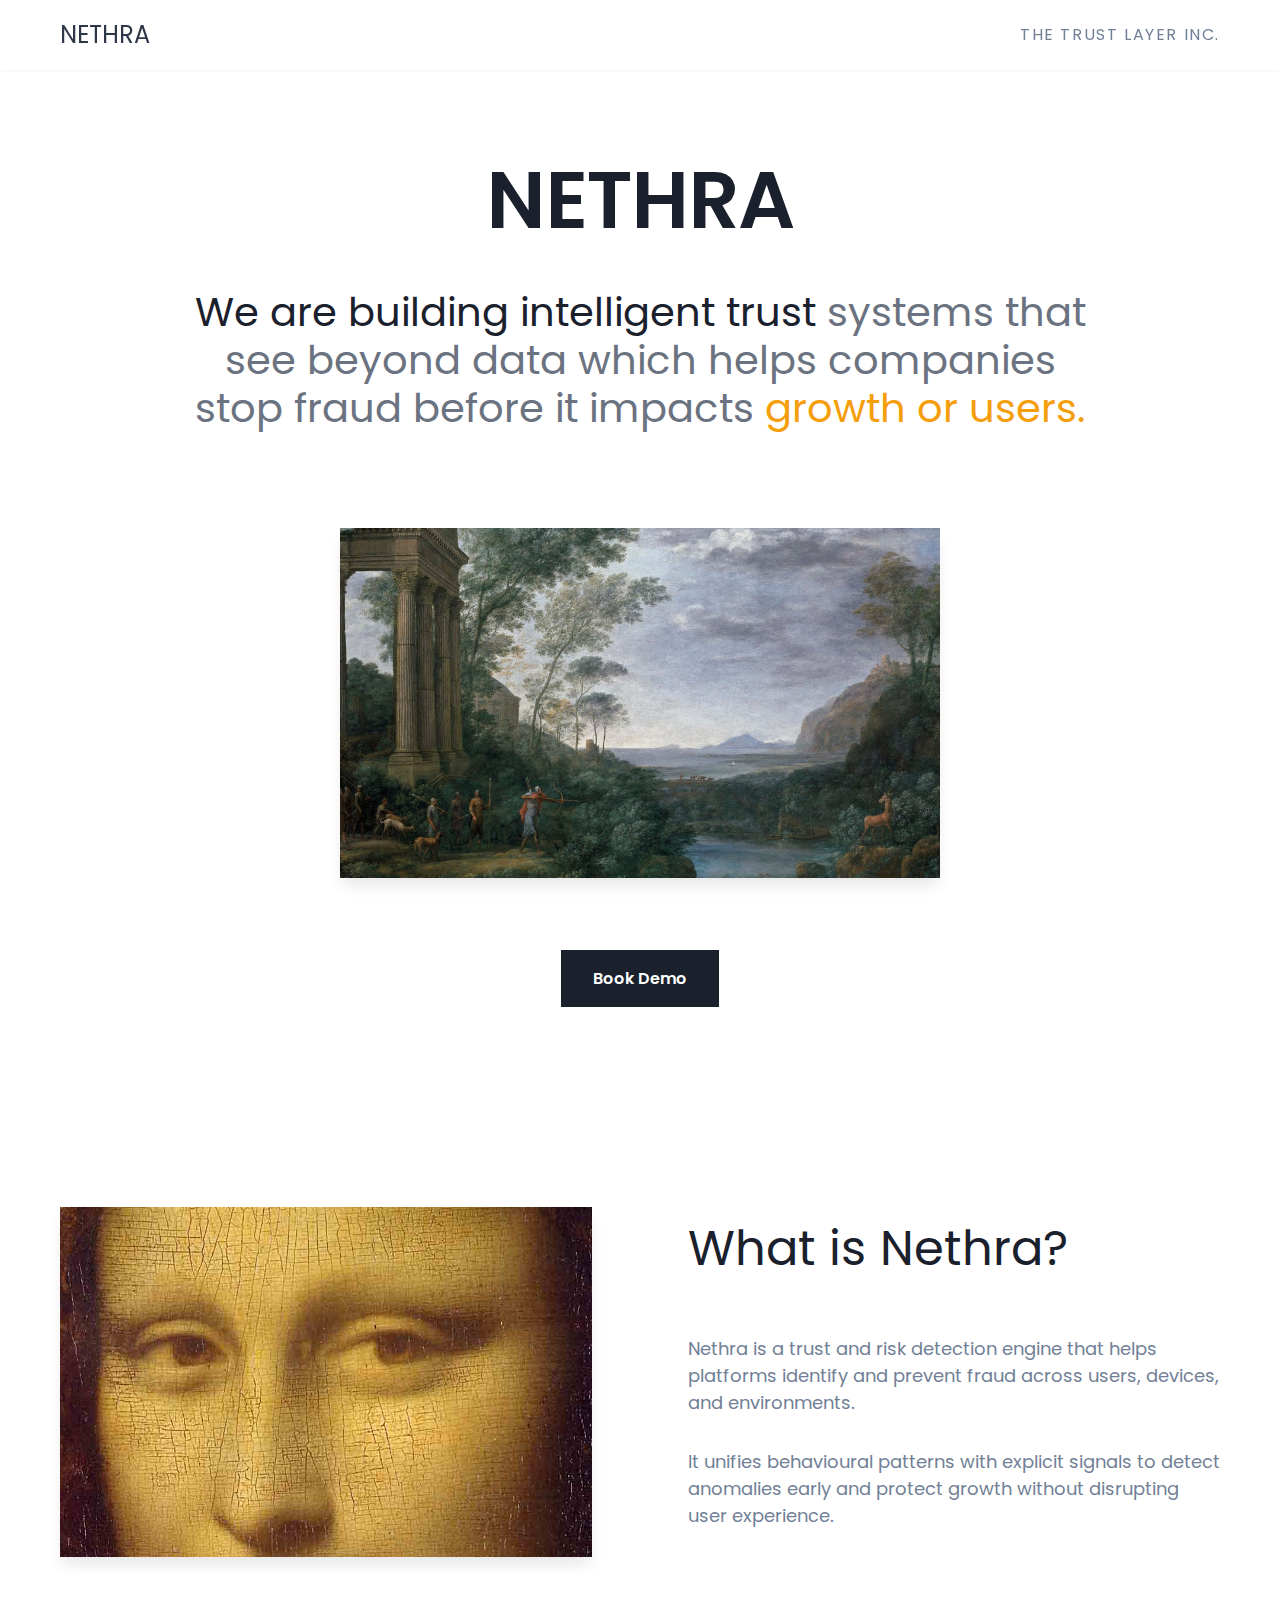
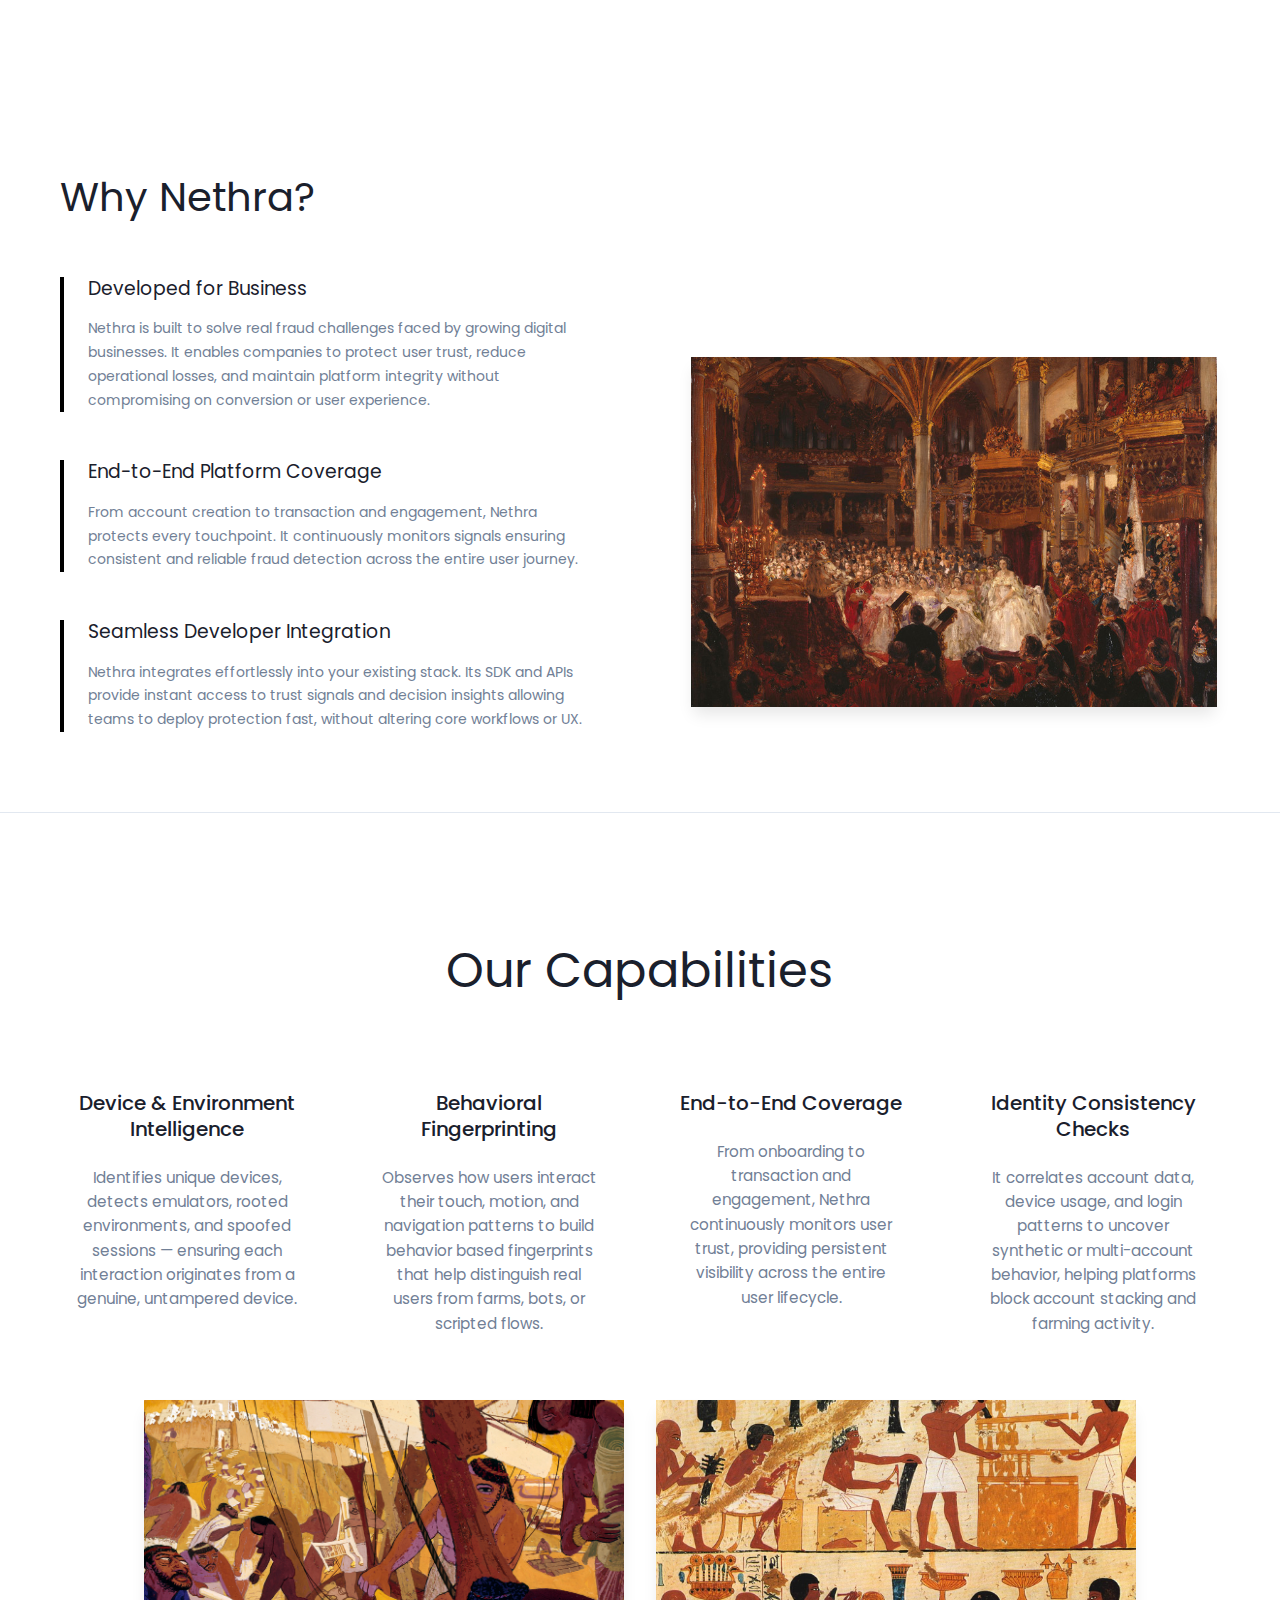
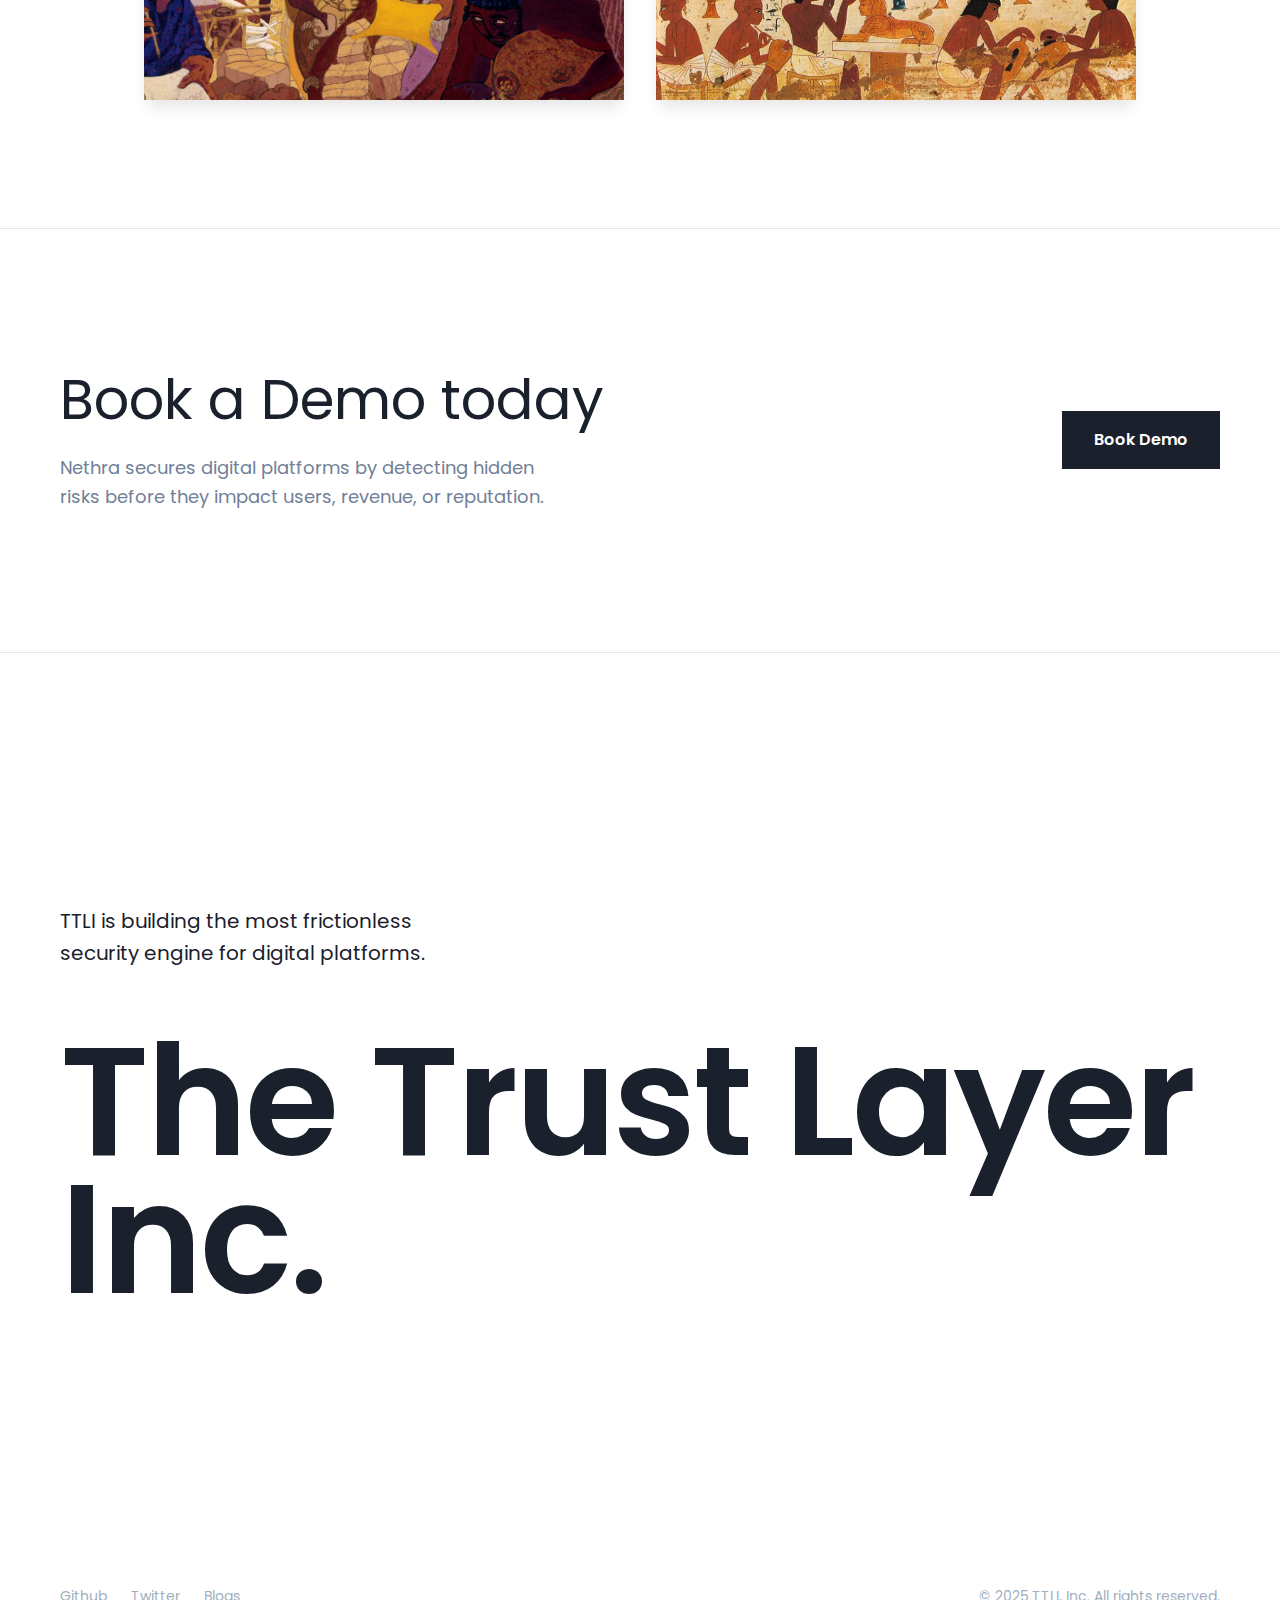
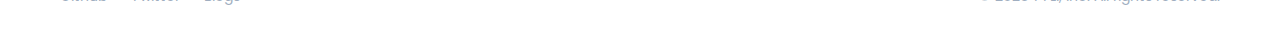
<file: index.html>
<!DOCTYPE html>
<html lang="en">
<head>
    <meta charset="UTF-8">
    <meta name="viewport" content="width=device-width, initial-scale=1.0">
    <meta name="description" content="TTLI - The Trust Layer Inc. Rethinking fraud detection from first principles.">
    <title>TTLI - The Trust Layer Inc.</title>
    <link rel="stylesheet" href="styles.css">
    <link rel="preconnect" href="https://fonts.googleapis.com">
    <link rel="preconnect" href="https://fonts.gstatic.com" crossorigin>
    <link href="https://fonts.googleapis.com/css2?family=Poppins:wght@300;400;500;600;700;800;900&display=swap" rel="stylesheet">
    <link rel="icon" type="image/png" href="./Assets/favicon.png">
</head>
<body>
    <!-- Navigation -->
    <nav class="navbar">
        <div class="container">
            <div class="nav-wrapper">
                <a href="#" class="logo">NETHRA</a>
                <a href="#" class="company-name">THE TRUST LAYER INC.</a>
            </div>
        </div>
    </nav>

    <!-- Main Section -->
    <section id="home" class="main-section">
        <div class="container">
            <div class="main-content-center">
                <div class="content-text-center">
                    <h1 class="main-title-large">NETHRA</h1>
                    <h2 class="main-title-description">
                        We are building intelligent trust <span class="text-gray">systems that see beyond data which helps companies stop fraud before it impacts</span> 
                        <span class="text-orange">growth or users.</span>
                    </h2>
                </div>
                <div class="content-image-center">
                    <img src="./Assets/Section1.png" alt="TTLI" class="landscape-image">
                </div>
                 <div class="cta-button">
                    <a href="https://calendly.com/gokulnair2001/nethra-demo" class="btn btn-demo-cta" target="_blank">Book Demo</a>
                </div>
            </div>
        </div>
    </section>

    <!-- Why TTLI Exists Section -->
    <section id="why-ttli" class="why-ttli">
        <div class="container">
            <div class="why-ttli-content">
                <div class="why-ttli-image">
                   <div class="content-image">
                    <img src="./Assets/Section2.jpg" alt="TTLI" class="landscape-image">
                </div>
                </div>
                <div class="why-ttli-text">
                    <h2 class="what-is-nethra-title">What is Nethra?</h2>
                    <div class="why-ttli-points spaced-points-large">
                        <p>Nethra is a trust and risk detection engine that helps platforms identify and prevent fraud across users, devices, and environments.</p>
                        <p>It unifies behavioural patterns with explicit signals to detect anomalies early and protect growth without disrupting user experience.</p>
                    </div>
                </div>
            </div>
        </div>
    </section>

    <!-- TTLI's Initiative Section -->
    <section id="initiative" class="initiative">
        <div class="container">
            <div class="initiative-content">
                <div class="why-ttli-text">
                    <h2>Why Nethra?</h2>
                    
                    <div class="initiative-point">
                        <h4>Developed for Business</h4>
                        <p class="why-ttli-points spaced-points-large">Nethra is built to solve real fraud challenges faced by growing digital businesses. It enables companies to protect user trust, reduce operational losses, and maintain platform integrity without compromising on conversion or user experience.</p>
                    </div>
                    
                    <div class="initiative-point">
                        <h4>End-to-End Platform Coverage</h4>
                        <p>From account creation to transaction and engagement, Nethra protects every touchpoint. It continuously monitors signals ensuring consistent and reliable fraud detection across the entire user journey.</p>
                    </div>
                    
                    <div class="initiative-point">
                        <h4>Seamless Developer Integration</h4>
                        <p>Nethra integrates effortlessly into your existing stack. Its SDK and APIs provide instant access to trust signals and decision insights allowing teams to deploy protection fast, without altering core workflows or UX.</p>
                    </div>
                </div>
                <div class="initiative-image">
                    <div class="content-image centered-image">
                        <img src="./Assets/Section3.jpg" alt="TTLI" class="landscape-image">
                    </div>
                </div>
            </div>
        </div>
    </section>

    <!-- Our Capabilities Section -->
    <section id="capabilities" class="capabilities-section">
        <div class="container">
            <div class="capabilities-header">
                <h2 class="capabilities-title">Our Capabilities</h2>
            </div>
            <div class="capabilities-grid">
                <div class="capability-card">
                    <h3>Device & Environment Intelligence</h3>
                    <p>Identifies unique devices, detects emulators, rooted environments, and spoofed sessions — ensuring each interaction originates from a genuine, untampered device.</p>
                </div>
                <div class="capability-card">
                    <h3>Behavioral Fingerprinting</h3>
                    <p>Observes how users interact their touch, motion, and navigation patterns to build behavior based fingerprints that help distinguish real users from farms, bots, or scripted flows.</p>
                </div>
                <div class="capability-card">
                    <h3>End-to-End Coverage</h3>
                    <p>From onboarding to transaction and engagement, Nethra continuously monitors user trust, providing persistent visibility across the entire user lifecycle.</p>
                </div>
                <div class="capability-card">
                    <h3>Identity Consistency Checks</h3>
                    <p>It correlates account data, device usage, and login patterns to uncover synthetic or multi-account behavior, helping platforms block account stacking and farming activity.</p>
                </div>
            </div>
        </div>
        <div class="capabilities-images">
            <div class="content-image-center">
                <img src="./Assets/Section5.jpg" alt="TTLI" class="landscape-image">
            </div>
            <div class="content-image-center">
                <img src="./Assets/Section6.jpg" alt="TTLI" class="landscape-image">
            </div>
        </div>
    </section>

    <!-- Call to Action Section -->
    <section id="cta" class="cta-section">
        <div class="container">
            <div class="cta-content">
                <div class="cta-text">
                    <h2>Book a Demo today</h2>
                    <p>Nethra secures digital platforms by detecting hidden risks before they impact users, revenue, or reputation.</p>
                </div>
                <div class="cta-button">
                    <a href="https://calendly.com/gokulnair2001/nethra-demo" class="btn btn-demo-cta" target="_blank">Book Demo</a>
                </div>
            </div>
        </div>
    </section>

    <!-- Mission Statement Section -->
    <section id="mission" class="mission-section">
        <div class="container">
            <div class="mission-content">
                <p class="mission-statement">TTLI is building the most frictionless security engine for digital platforms.</p>
                <h2 class="company-name-large">The Trust Layer Inc.</h2>
            </div>
        </div>
    </section>

    <!-- Footer -->
    <footer class="main-footer">
        <div class="container">
            <div class="footer-content">
                <div class="footer-links">
                    <a href="https://github.com/the-trust-layer-inc" class="footer-link" target="_blank">Github</a>
                    <a href="https://x.com/TTLIHQ" class="footer-link" target="_blank">Twitter</a>
                    <a href="blog.html" class="footer-link" target="_blank">Blogs</a>
                </div>
                <p class="copyright">© 2025 TTLI, Inc. All rights reserved.</p>
            </div>
        </div>
    </footer>

    <script src="script.js"></script>
</body>
</html>
</file>
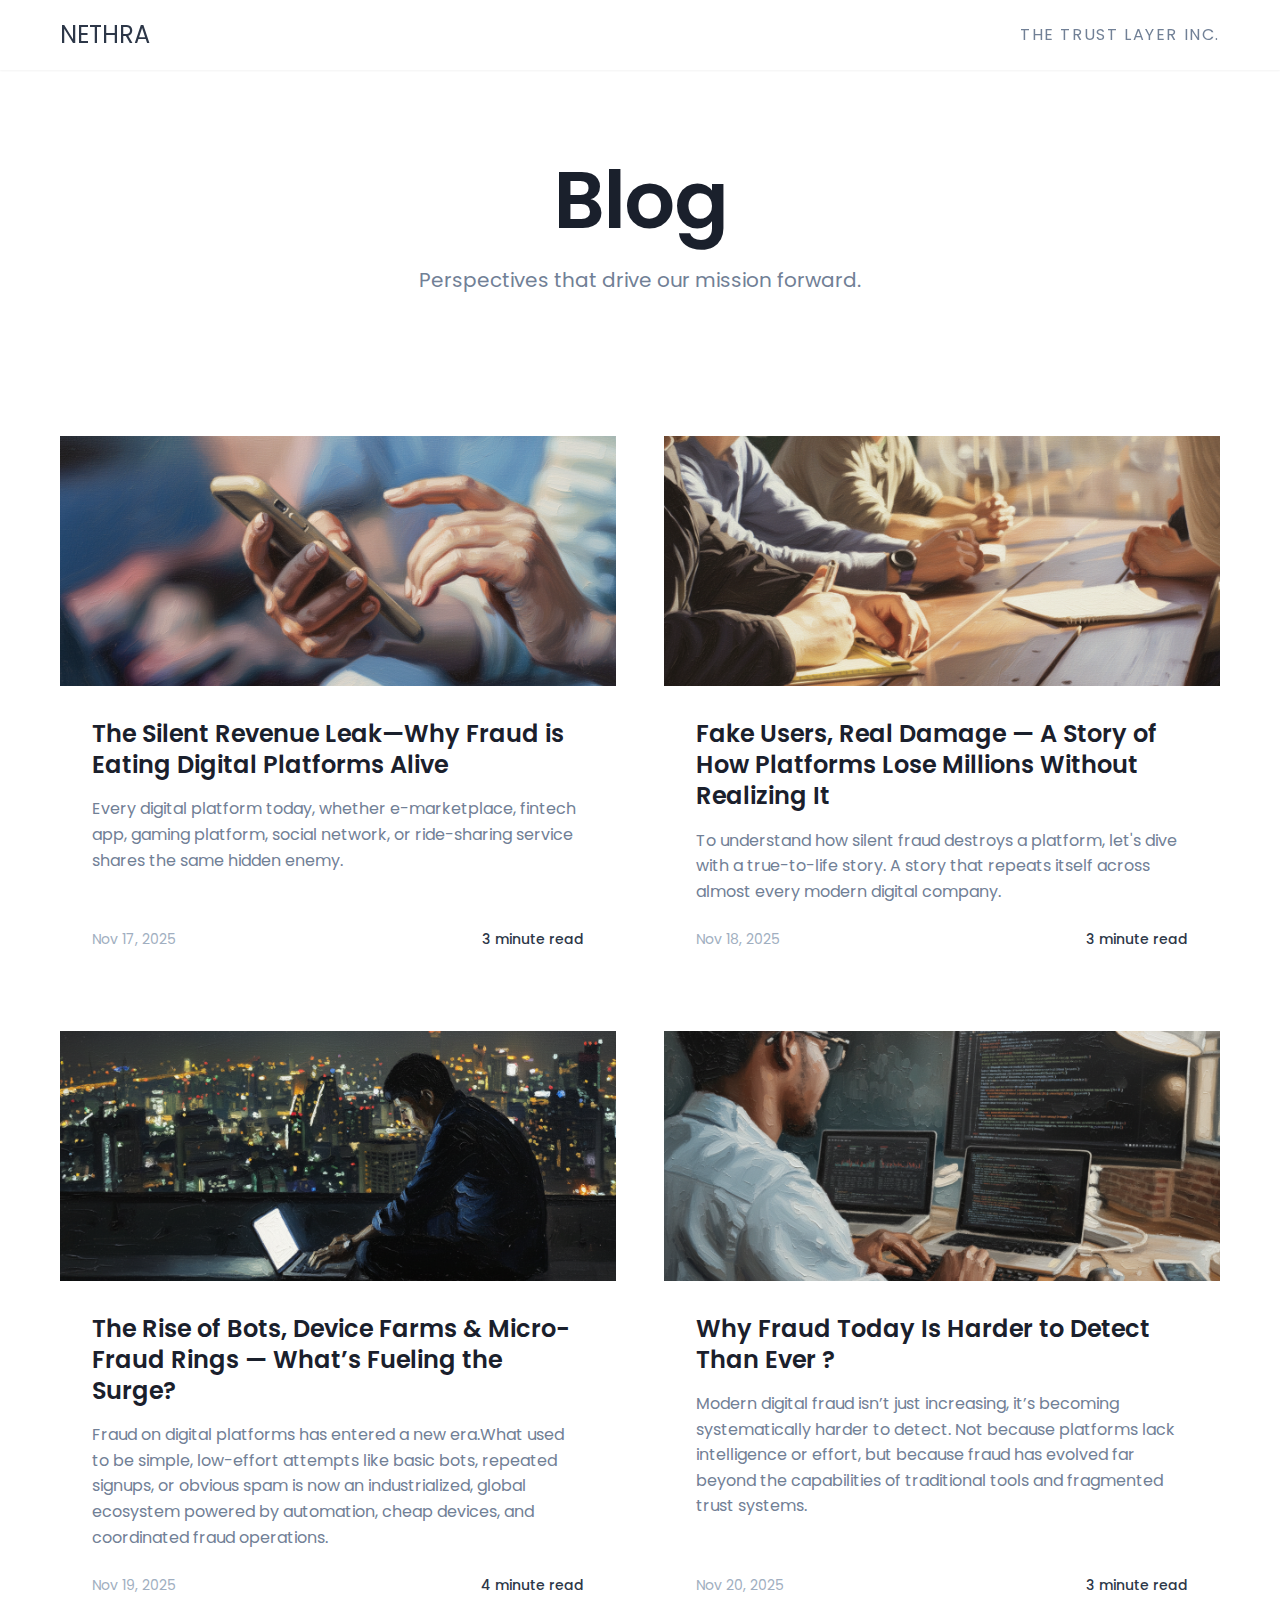
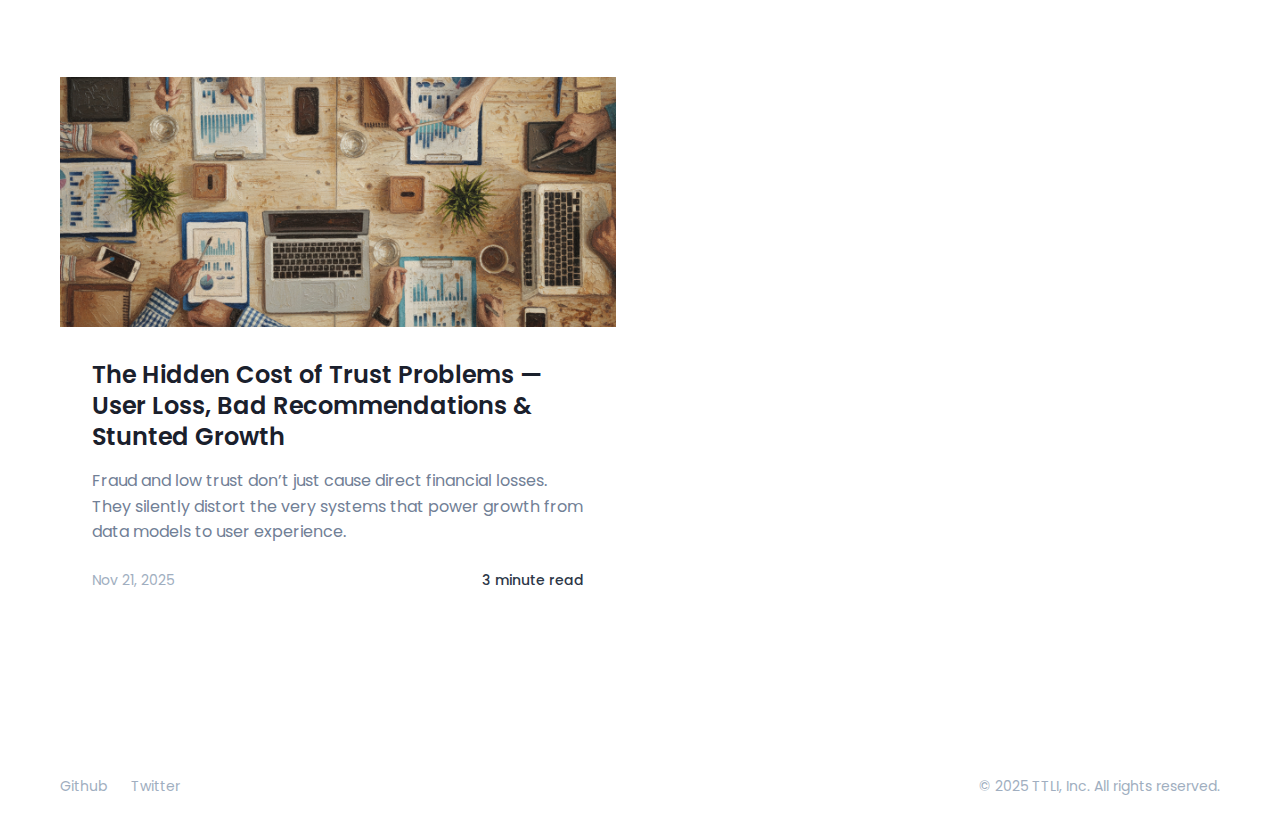
<file: blog.html>
<!DOCTYPE html>
<html lang="en">
<head>
    <meta charset="UTF-8">
    <meta name="viewport" content="width=device-width, initial-scale=1.0">
    <meta name="description" content="TTLI Blog - Get the latest insights and trends in trust and fraud detection.">
    <title>Blog - TTLI - The Trust Layer Inc.</title>
    <link rel="stylesheet" href="styles.css">
    <link rel="preconnect" href="https://fonts.googleapis.com">
    <link rel="preconnect" href="https://fonts.gstatic.com" crossorigin>
    <link href="https://fonts.googleapis.com/css2?family=Poppins:wght@300;400;500;600;700;800;900&display=swap" rel="stylesheet">
    <link rel="icon" type="image/png" href="./Assets/favicon.png">
</head>
<body>

    <!-- Navigation -->
    <nav class="navbar">
        <div class="container">
            <div class="nav-wrapper">
                <a href="index.html" class="logo">NETHRA</a>
                <a href="index.html" class="company-name">THE TRUST LAYER INC.</a>
            </div>
        </div>
    </nav>

    <!-- Blog Header Section -->
    <section id="blog-header" class="blog-header-section">
        <div class="container">
            <div class="blog-header-content">
                <h1 class="blog-main-title">Blog</h1>
                <p class="blog-subtitle">Perspectives that drive our mission forward.</p>
            </div>
        </div>
    </section>

    <!-- Blog Posts Section -->
    <section id="blog-posts" class="blog-posts-section">
        <div class="container">
            <div class="blog-grid" id="blogGrid">
                <!-- Blog cards will be dynamically inserted here -->
            </div>
        </div>
    </section>

    <!-- Footer -->
    <footer class="main-footer">
        <div class="container">
            <div class="footer-content">
                <div class="footer-links">
                    <a href="https://github.com/the-trust-layer-inc" class="footer-link" target="_blank">Github</a>
                    <a href="https://x.com/TTLIHQ" class="footer-link" target="_blank">Twitter</a>
                </div>
                <p class="copyright">© 2025 TTLI, Inc. All rights reserved.</p>
            </div>
        </div>
    </footer>

    <script src="script.js"></script>
    <script src="blog.js"></script>
</body>
</html>
</file>
<file: styles.css>
/* ================================
   Reset & Base Styles
   ================================ */
* {
    margin: 0;
    padding: 0;
    box-sizing: border-box;
}

:root {
    --primary-color: #2d3748;
    --primary-dark: #1a202c;
    --secondary-color: #4a5568;
    --text-dark: #1a202c;
    --text-light: #718096;
    --text-muted: #a0aec0;
    --bg-light: #f7fafc;
    --bg-white: #ffffff;
    --border-color: #e2e8f0;
    --quote-border: #cbd5e0;
    --shadow-sm: 0 1px 2px 0 rgb(0 0 0 / 0.05);
    --shadow-md: 0 4px 6px -1px rgb(0 0 0 / 0.1);
    --shadow-lg: 0 10px 15px -3px rgb(0 0 0 / 0.1);
    --shadow-xl: 0 20px 25px -5px rgb(0 0 0 / 0.1);
}

html {
    scroll-behavior: smooth;
}

body {
    font-family: 'Poppins', -apple-system, BlinkMacSystemFont, 'Segoe UI', Roboto, Oxygen, Ubuntu, Cantarell, sans-serif;
    line-height: 1.6;
    color: var(--text-dark);
    background-color: var(--bg-white);
}

.container {
    max-width: 1200px;
    margin: 0 auto;
    padding: 0 20px;
}

/* ================================
   Navigation
   ================================ */
.navbar {
    position: fixed;
    top: 0;
    left: 0;
    right: 0;
    background-color: rgba(255, 255, 255, 0.95);
    backdrop-filter: blur(10px);
    box-shadow: var(--shadow-sm);
    z-index: 1000;
    transition: all 0.3s ease;
}

.navbar.scrolled {
    box-shadow: var(--shadow-md);
}

.nav-wrapper {
    display: flex;
    justify-content: space-between;
    align-items: center;
    padding: 1rem 0;
}

.logo {
    font-size: 1.5rem;
    font-weight: 400;
    color: var(--primary-color);
    text-decoration: none;
    transition: color 0.3s ease;
}

.logo:hover {
    color: var(--primary-dark);
}

.company-name {
    font-size: 1rem;
    font-weight: 400;
    color: var(--text-light);
    text-decoration: none;
    letter-spacing: 0.1em;
    transition: color 0.3s ease;
}

.company-name:hover {
    color: var(--primary-color);
}

.nav-menu {
    display: flex;
    list-style: none;
    gap: 2rem;
    align-items: center;
}

.nav-menu a {
    text-decoration: none;
    color: var(--text-dark);
    font-weight: 500;
    transition: color 0.3s ease;
}

.nav-menu a:hover {
    color: var(--primary-color);
}

.nav-toggle {
    display: none;
    flex-direction: column;
    background: none;
    border: none;
    cursor: pointer;
    padding: 0.5rem;
}

.nav-toggle span {
    width: 25px;
    height: 3px;
    background-color: var(--text-dark);
    margin: 3px 0;
    transition: 0.3s;
    border-radius: 3px;
}

/* ================================
   Main Section
   ================================ */
.main-section {
    padding: 160px 0 120px;
    background-color: var(--bg-white);
    min-height: 100vh;
    color: var(--text-dark);
}

.main-content {
    display: grid;
    grid-template-columns: 1fr 1fr;
    gap: 6rem;
    align-items: center;
    max-width: 1400px;
    margin: 0 auto;
}

.main-content-center {
    display: flex;
    flex-direction: column;
    align-items: center;
    text-align: center;
    max-width: 1200px;
    margin: 0 auto;
    gap: 4rem;
}

.content-text-center {
    max-width: 900px;
}

.main-title-large {
    font-size: 5rem;
    font-weight: 600;
    line-height: 1;
    margin-bottom: 3rem;
    color: var(--text-dark);
    letter-spacing: -0.02em;
}

.content-image-center {
    width: 100%;
    max-width: 600px;
}

.section-label {
    font-size: 1.125rem;
    color: var(--text-light);
    letter-spacing: 0.1em;
    margin-bottom: 1rem;
    font-weight: 500;
}

.main-title {
    font-size: 4rem;
    font-weight: 400;
    line-height: 1.1;
    margin-bottom: 2rem;
    color: var(--text-dark);
}

.main-title-description {
    font-size: 2.5rem;
    font-weight: 400;
    line-height: 1.2;
    margin-bottom: 2rem;
    color: var(--text-dark);
}

.text-gray {
    color: #6b7280;
}

.text-orange {
    color: #f59e0b;
}

.quote-block {
    border-left: 3px solid #000;
    color: #000;
    padding-left: 1.5rem;
    margin: 2rem 0;
}

.quote-block p {
    font-size: 1.15rem;
    line-height: 1.6;
    color: var(--text-light);
}

.indented-quote {
    margin-left: 2rem;
}

.description {
    font-size: 1.125rem;
    line-height: 1.7;
    padding-top: 2rem;
    color: var(--text-light);
    margin-bottom: 1rem;
}

.image-placeholder {
    background: linear-gradient(135deg, #8fbc8f 0%, #6b8e23 100%);
    border-radius: 8px;
    height: 500px;
    display: flex;
    align-items: center;
    justify-content: center;
    color: white;
    font-size: 1.125rem;
    font-weight: 500;
    text-align: center;
    padding: 2rem;
}

.landscape-image {
    width: 100%;
    height: 350px;
    object-fit: cover;
    border-radius: 0;
    box-shadow: var(--shadow-lg);
}

.centered-image {
    display: flex;
    justify-content: center;
    align-items: center;
}

/* ================================
   Buttons
   ================================ */
.btn {
    display: inline-block;
    padding: 0.875rem 2rem;
    font-size: 1rem;
    font-weight: 600;
    text-decoration: none;
    border-radius: 8px;
    transition: all 0.3s ease;
    cursor: pointer;
    border: none;
    font-family: 'Poppins', inherit;
}

.btn-primary {
    background-color: var(--primary-dark);
    color: var(--bg-white);
    box-shadow: var(--shadow-sm);
    border-radius: 0%;
}

.btn-primary:hover {
    background-color: var(--primary-dark);
    transform: translateY(-1px);
    box-shadow: var(--shadow-md);
}



/* ================================
   Section Styles
   ================================ */
section {
    padding: 80px 0;
}





/* ================================
   Why TTLI Exists Section
   ================================ */
.why-ttli {
    background-color: var(--bg-white);
    padding: 80px 0;
}

.why-ttli-content {
    display: grid;
    grid-template-columns: 1fr 1fr;
    gap: 6rem;
    align-items: center;
    max-width: 1400px;
    margin: 0 auto;
}



.why-ttli-text h2 {
    font-size: 2.5rem;
    font-weight: 400;
    margin-bottom: 3rem;
    color: var(--text-dark);
}

.what-is-nethra-title {
    font-size: 3rem !important;
    font-weight: 400;
    margin-bottom: 3rem;
    color: var(--text-dark);
}

.why-ttli-points {
    font-size: 1.125rem;
    line-height: 1.5;
}

.why-ttli-points p {
    margin-bottom: 1.5rem;
    color: var(--text-light);
}

/* Allow classes to work directly on p elements */
p.why-ttli-points {
    font-size: 1.125rem;
    line-height: 1.5;
    margin-bottom: 1.5rem;
    color: var(--text-light);
}

.spaced-points p {
    margin-bottom: 0.55rem;
}

.spaced-points-large p {
    margin-bottom: 2rem;
    color: var(--text-light);
}

/* Allow spaced-points-large to work directly on p elements */
p.spaced-points-large {
    margin-bottom: 2rem;
    color: var(--text-light);
    font-size: 1.125rem;
    line-height: 1.5;
}

/* ================================
   TTLI's Initiative Section
   ================================ */
.initiative {
    background-color: var(--bg-white);
    padding: 120px 0 80px;
}

.initiative-content {
    display: grid;
    grid-template-columns: 1fr 1fr;
    gap: 6rem;
    align-items: flex-start;
    max-width: 1400px;
    margin: 0 auto;
}

.initiative-text h2 {
    font-size: 2.5rem;
    font-weight: 400;
    margin-bottom: 3rem;
    color: var(--text-dark);
}

.initiative-point {
    margin-bottom: 3rem;
    padding-left: 1.5rem;
    border-left: 4px solid #000;
}

.initiative-point:last-child {
    margin-bottom: 0;
}

.initiative-point h4 {
    font-size: 1.175rem;
    font-weight: 400;
    margin-bottom: 1rem;
    color: var(--text-dark);
    line-height: 1.3;
}

.initiative-point p {
    font-size: 0.875rem;
    line-height: 1.7;
    color: var(--text-light);
}

.initiative-image {
    display: flex;
    align-items: flex-start;
    justify-content: center;
    padding-top: 12rem;
}

/* ================================
   Our Capabilities Section
   ================================ */
.capabilities-section {
    background-color: var(--bg-white);
    padding: 120px 0;
    border-top: 1px solid var(--border-color);
}

.capabilities-header {
    text-align: center;
    margin-bottom: 5rem;
}

.capabilities-title {
    font-size: 3rem;
    font-weight: 400;
    color: var(--text-dark);
    margin: 0;
}

.capabilities-grid {
    display: grid;
    grid-template-columns: repeat(4, 1fr);
    gap: 3rem;
    max-width: 1400px;
    margin: 0 auto;
}

.capability-card {
    text-align: center;
    padding: 0 1rem;
}

.capability-card h3 {
    font-size: 1.25rem;
    font-weight: 500;
    color: var(--text-dark);
    margin-bottom: 1.5rem;
    line-height: 1.3;
}

.capability-card p {
    font-size: 0.95rem;
    line-height: 1.6;
    color: var(--text-light);
    margin: 0;
}

.capabilities-images {
    display: flex;
    justify-content: center;
    gap: 2rem;
    margin-top: 4rem;
    max-width: 1000px;
    margin-left: auto;
    margin-right: auto;
}

.capabilities-images .content-image-center {
    flex: 1;
    max-width: 480px;
}

.capabilities-images .landscape-image {
    width: 100%;
    height: 300px;
    object-fit: cover;
    border-radius: 0px;
    box-shadow: var(--shadow-lg);
}

/* ================================
   Call to Action Section
   ================================ */
.cta-section {
    background-color: var(--bg-white);
    padding: 140px 0;
    border-top: 1px solid var(--border-color);
    border-bottom: 1px solid var(--border-color);
}

.cta-content {
    display: flex;
    justify-content: space-between;
    align-items: center;
    max-width: 1200px;
    margin: 0 auto;
    gap: 4rem;
}

.cta-text {
    flex: 1;
}

.cta-text h2 {
    font-size: 3.5rem;
    font-weight: 400;
    line-height: 1.1;
    color: var(--text-dark);
    margin-bottom: 1.5rem;
}

.cta-text p {
    font-size: 1.125rem;
    line-height: 1.6;
    color: var(--text-light);
    max-width: 500px;
}

.cta-button {
    flex-shrink: 0;
}

.btn-demo-cta {
    background-color: var(--primary-dark);
    color: var(--bg-white);
    padding: 1rem 2rem;
    font-size: 1rem;
    font-weight: 600;
    text-decoration: none;
    border-radius: 0px;
    transition: all 0.3s ease;
    display: inline-block;
}

.btn-demo-cta:hover {
    background-color: var(--primary-color);
    transform: translateY(-1px);
    box-shadow: var(--shadow-md);
}

/* ================================
   Mission Statement Section
   ================================ */
.mission-section {
    background-color: var(--bg-white);
    padding: 100px 0 60px;
    min-height: 100vh;
    display: flex;
    align-items: center;
}

.mission-content {
    max-width: 1200px;
    margin: 0 auto;
    text-align: left;
}

.mission-statement {
    font-size: 1.25rem;
    line-height: 1.6;
    color: var(--text-dark);
    margin-bottom: 4rem;
    font-weight: 400;
    max-width: 400px;
}

.company-name-large {
    font-size: clamp(2rem, 12vw, 14rem);
    font-weight: 600;
    line-height: 0.9;
    color: var(--text-dark);
    margin: 0;
    margin-bottom: 2rem;
    letter-spacing: -0.02em;
    font-family: 'Poppins';
}

/* ================================
   Blog Page Styles
   ================================ */
.blog-header-section {
    padding: 160px 0 80px;
    background-color: var(--bg-white);
    text-align: center;
}

.blog-header-content {
    max-width: 800px;
    margin: 0 auto;
}

.company-label {
    font-size: 0.875rem;
    font-weight: 400;
    color: var(--text-light);
    letter-spacing: 0.2em;
    text-transform: uppercase;
    margin-bottom: 1rem;
}

.blog-main-title {
    font-size: 5rem;
    font-weight: 600;
    line-height: 1;
    margin-bottom: 1.5rem;
    color: var(--text-dark);
    letter-spacing: -0.02em;
}

.blog-subtitle {
    font-size: 1.25rem;
    line-height: 1.6;
    color: var(--text-light);
    margin: 0;
}

.blog-posts-section {
    padding: 60px 0 120px;
    background-color: var(--bg-white);
}

.blog-grid {
    display: grid;
    grid-template-columns: repeat(auto-fit, minmax(400px, 1fr));
    gap: 3rem;
    max-width: 1200px;
    margin: 0 auto;
}

.blog-card {
    background: var(--bg-white);
    border-radius: 0px;
    overflow: hidden;
    transition: all 0.3s ease;
    cursor: pointer;
    display: flex;
    flex-direction: column;
}

.blog-card:hover {
    transform: translateY(-5px);
    box-shadow: var(--shadow-xl);
}

.blog-card-image {
    width: 100%;
    height: 250px;
    overflow: hidden;
    position: relative;
}

.blog-card-image img {
    width: 100%;
    height: 100%;
    object-fit: cover;
    transition: transform 0.3s ease;
}

.blog-card:hover .blog-card-image img {
    transform: scale(1.05);
}

.blog-card-content {
    padding: 2rem;
    flex-grow: 1;
    display: flex;
    flex-direction: column;
}

.blog-card-title {
    font-size: 1.5rem;
    font-weight: 600;
    line-height: 1.3;
    color: var(--text-dark);
    margin-bottom: 1rem;
    text-decoration: none;
}

.blog-card-title a {
    text-decoration: none;
    color: inherit;
}

.blog-card-title:hover,
.blog-card-title a:hover {
    color: var(--primary-color);
}

.blog-card-description {
    font-size: 1rem;
    line-height: 1.6;
    color: var(--text-light);
    margin-bottom: 1.5rem;
    flex-grow: 1;
}

.blog-card-meta {
    display: flex;
    justify-content: space-between;
    align-items: center;
    font-size: 0.875rem;
    color: var(--text-muted);
    margin-top: auto;
}

.blog-card-date {
    font-weight: 400;
}

.blog-card-read-time {
    font-weight: 500;
    color: var(--primary-color);
}

/* Navigation with Blog Link */
.nav-center {
    position: absolute;
    left: 50%;
    transform: translateX(-50%);
}

.nav-menu {
    display: flex;
    list-style: none;
    gap: 2rem;
    align-items: center;
    margin: 0;
    padding: 0;
}

.nav-menu li {
    list-style: none;
}

.nav-menu a {
    text-decoration: none;
    color: var(--text-dark);
    font-weight: 500;
    transition: color 0.3s ease;
    position: relative;
}

.nav-menu a:hover,
.nav-menu a.active {
    color: var(--primary-color);
}

.nav-menu a.active::after {
    content: '';
    position: absolute;
    bottom: -5px;
    left: 0;
    right: 0;
    height: 2px;
    background-color: var(--primary-color);
    border-radius: 1px;
}

/* ================================
   Main Footer
   ================================ */
.main-footer {
    background-color: var(--bg-white);
    padding: 2rem 0;
}

.footer-content {
    display: flex;
    justify-content: space-between;
    align-items: center;
}

.footer-links {
    display: flex;
    gap: 1.5rem;
    align-items: center;
}

.footer-link {
    font-size: 0.875rem;
    color: var(--text-muted);
    text-decoration: none;
    transition: color 0.3s ease;
}

.footer-link:hover {
    color: var(--primary-color);
}

.copyright {
    font-size: 0.875rem;
    color: var(--text-muted);
    margin: 0;
}





/* ================================
   Animations
   ================================ */
@keyframes fadeInUp {
    from {
        opacity: 0;
        transform: translateY(30px);
    }
    to {
        opacity: 1;
        transform: translateY(0);
    }
}

/* ================================
   Responsive Design
   ================================ */
@media (max-width: 768px) {
    .nav-menu {
        position: fixed;
        left: -100%;
        top: 70px;
        flex-direction: column;
        background-color: white;
        width: 100%;
        text-align: center;
        transition: 0.3s;
        box-shadow: var(--shadow-lg);
        padding: 2rem 0;
    }

    .nav-menu.active {
        left: 0;
    }

    .nav-center {
        position: static;
        transform: none;
    }

    .nav-toggle {
        display: flex;
    }

    .blog-main-title {
        font-size: 3.5rem;
    }

    .blog-grid {
        grid-template-columns: 1fr;
        gap: 2rem;
    }

    .blog-card {
        margin: 0 1rem;
    }

    .blog-card-content {
        padding: 1.5rem;
    }

    .main-content {
        grid-template-columns: 1fr;
        gap: 3rem;
    }

    .main-title {
        font-size: 1.5rem;
    }

    .main-title-description {
        font-size: 1.8rem;
    }

    .main-title-large {
        font-size: 3.5rem;
    }

    .main-content-center {
        gap: 2rem;
    }

    .image-placeholder {
        height: 300px;
    }

    .landscape-image {
        width: 100%;
        height: 200px;
        border-radius: 0;
    }

    .why-ttli-content {
        grid-template-columns: 1fr;
        gap: 3rem;
    }

    .initiative-content {
        grid-template-columns: 1fr;
        gap: 3rem;
    }

    .initiative-image {
        padding-top: 0;
        margin-top: 2rem;
    }

    .capabilities-grid {
        grid-template-columns: repeat(2, 1fr);
        gap: 2.5rem;
    }

    .capabilities-title {
        font-size: 2.5rem;
    }

    .capabilities-images {
        flex-direction: column;
        gap: 1.5rem;
        margin-top: 3rem;
    }

    .initiative-text h2 {
        font-size: 2rem;
    }

    .cta-content {
        flex-direction: column;
        text-align: center;
        gap: 2rem;
    }

    .cta-text h2 {
        font-size: 2.5rem;
        line-height: 1.2;
    }

    .cta-text p {
        max-width: 100%;
    }


}

@media (max-width: 480px) {
    .blog-main-title {
        font-size: 2.5rem;
    }

    .blog-grid {
        grid-template-columns: 1fr;
        gap: 1.5rem;
        margin: 0 1rem;
    }

    .blog-card-content {
        padding: 1rem;
    }

    .blog-card-title {
        font-size: 1.25rem;
    }

    .blog-card-meta {
        flex-direction: column;
        align-items: flex-start;
        gap: 0.5rem;
    }

    .main-title {
        font-size: 2rem;
    }

    .main-title-description {
        font-size: 1.4rem;
    }

    .main-title-large {
        font-size: 2.5rem;
    }

    .btn {
        width: 100%;
        text-align: center;
    }

    .capabilities-grid {
        grid-template-columns: 1fr;
        gap: 2rem;
    }

    .capabilities-title {
        font-size: 2rem;
    }

    .capabilities-images {
        margin-top: 2rem;
        gap: 1rem;
    }

    .cta-text h2 {
        font-size: 2rem;
    }

    .btn-demo-cta {
        width: 100%;
        padding: 1rem 2rem;
    }

    .mission-statement {
        font-size: 1.25rem;
        margin-bottom: 3rem;
    }

    .company-name-large {
        font-size: clamp(3rem, 15vw, 8rem);
        line-height: 0.95;
    }

    .footer-content {
        flex-direction: column;
        gap: 1rem;
        text-align: center;
    }

}
</file>
